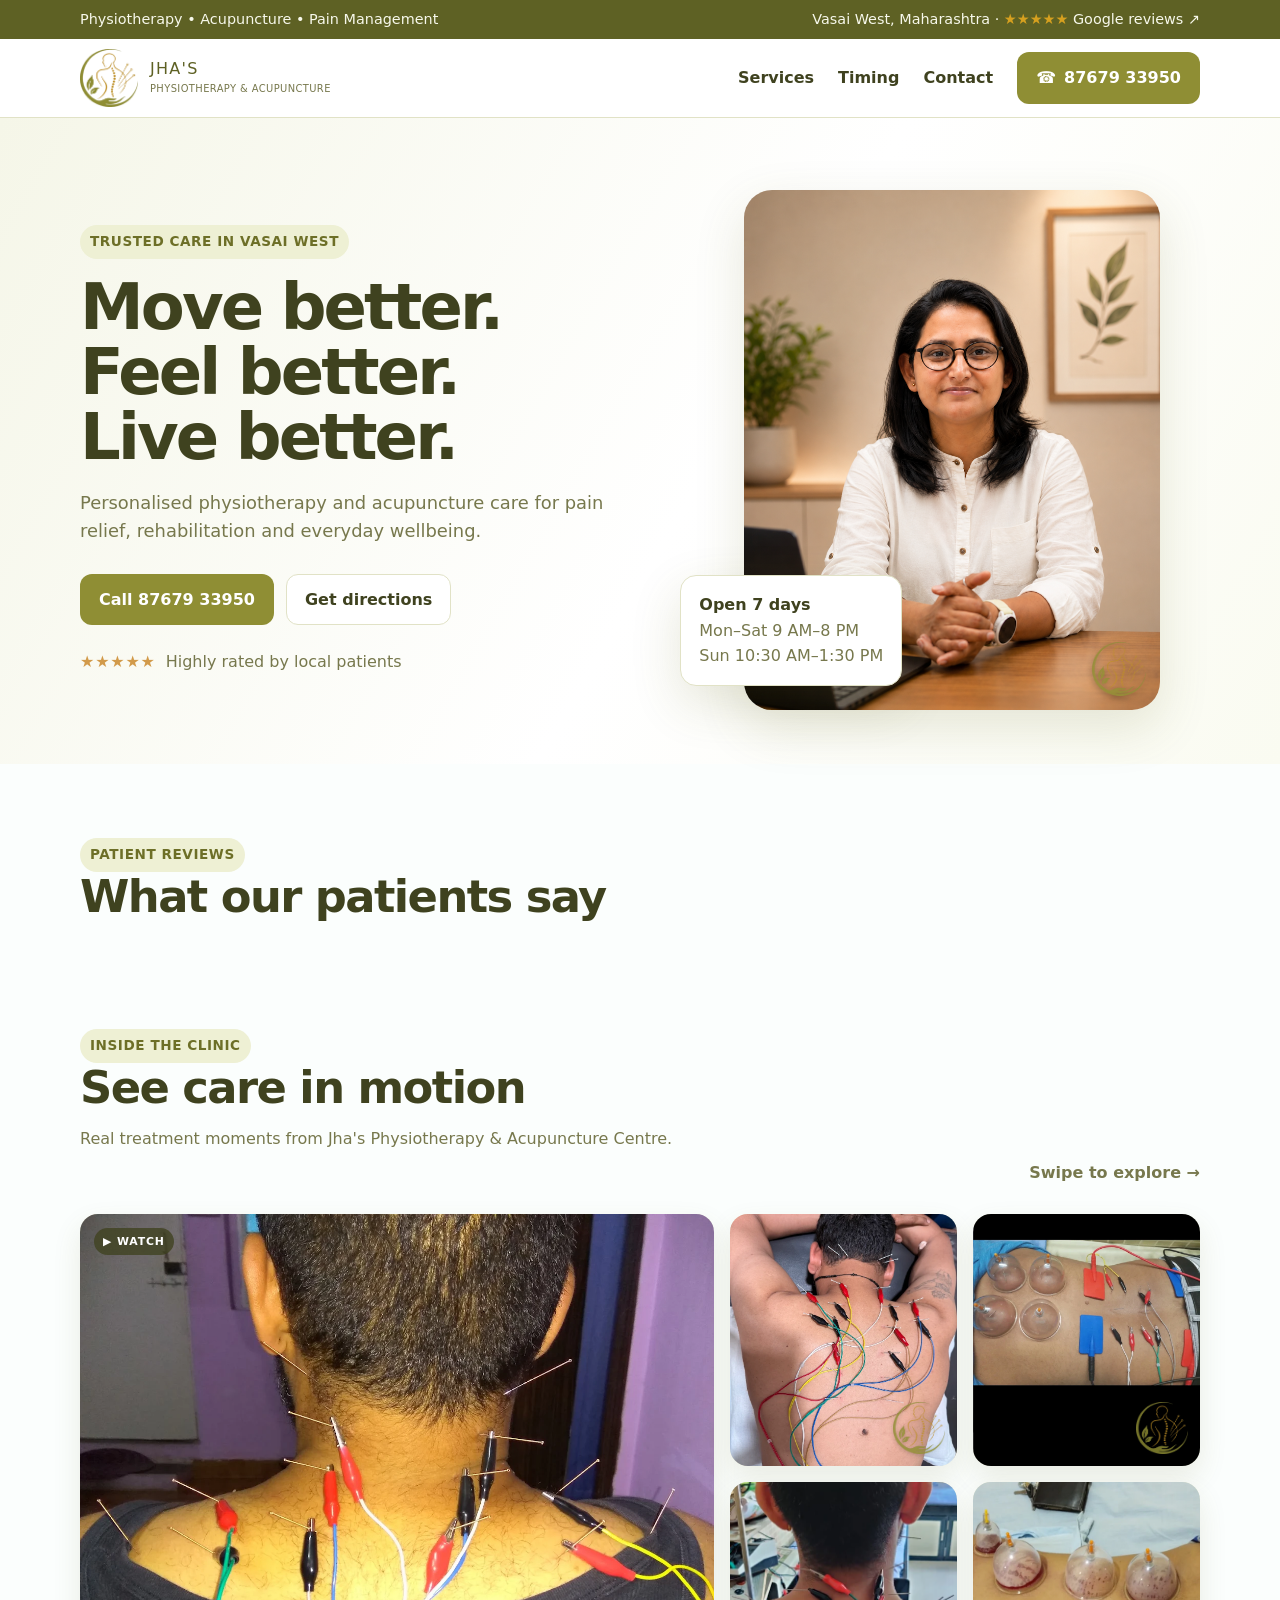
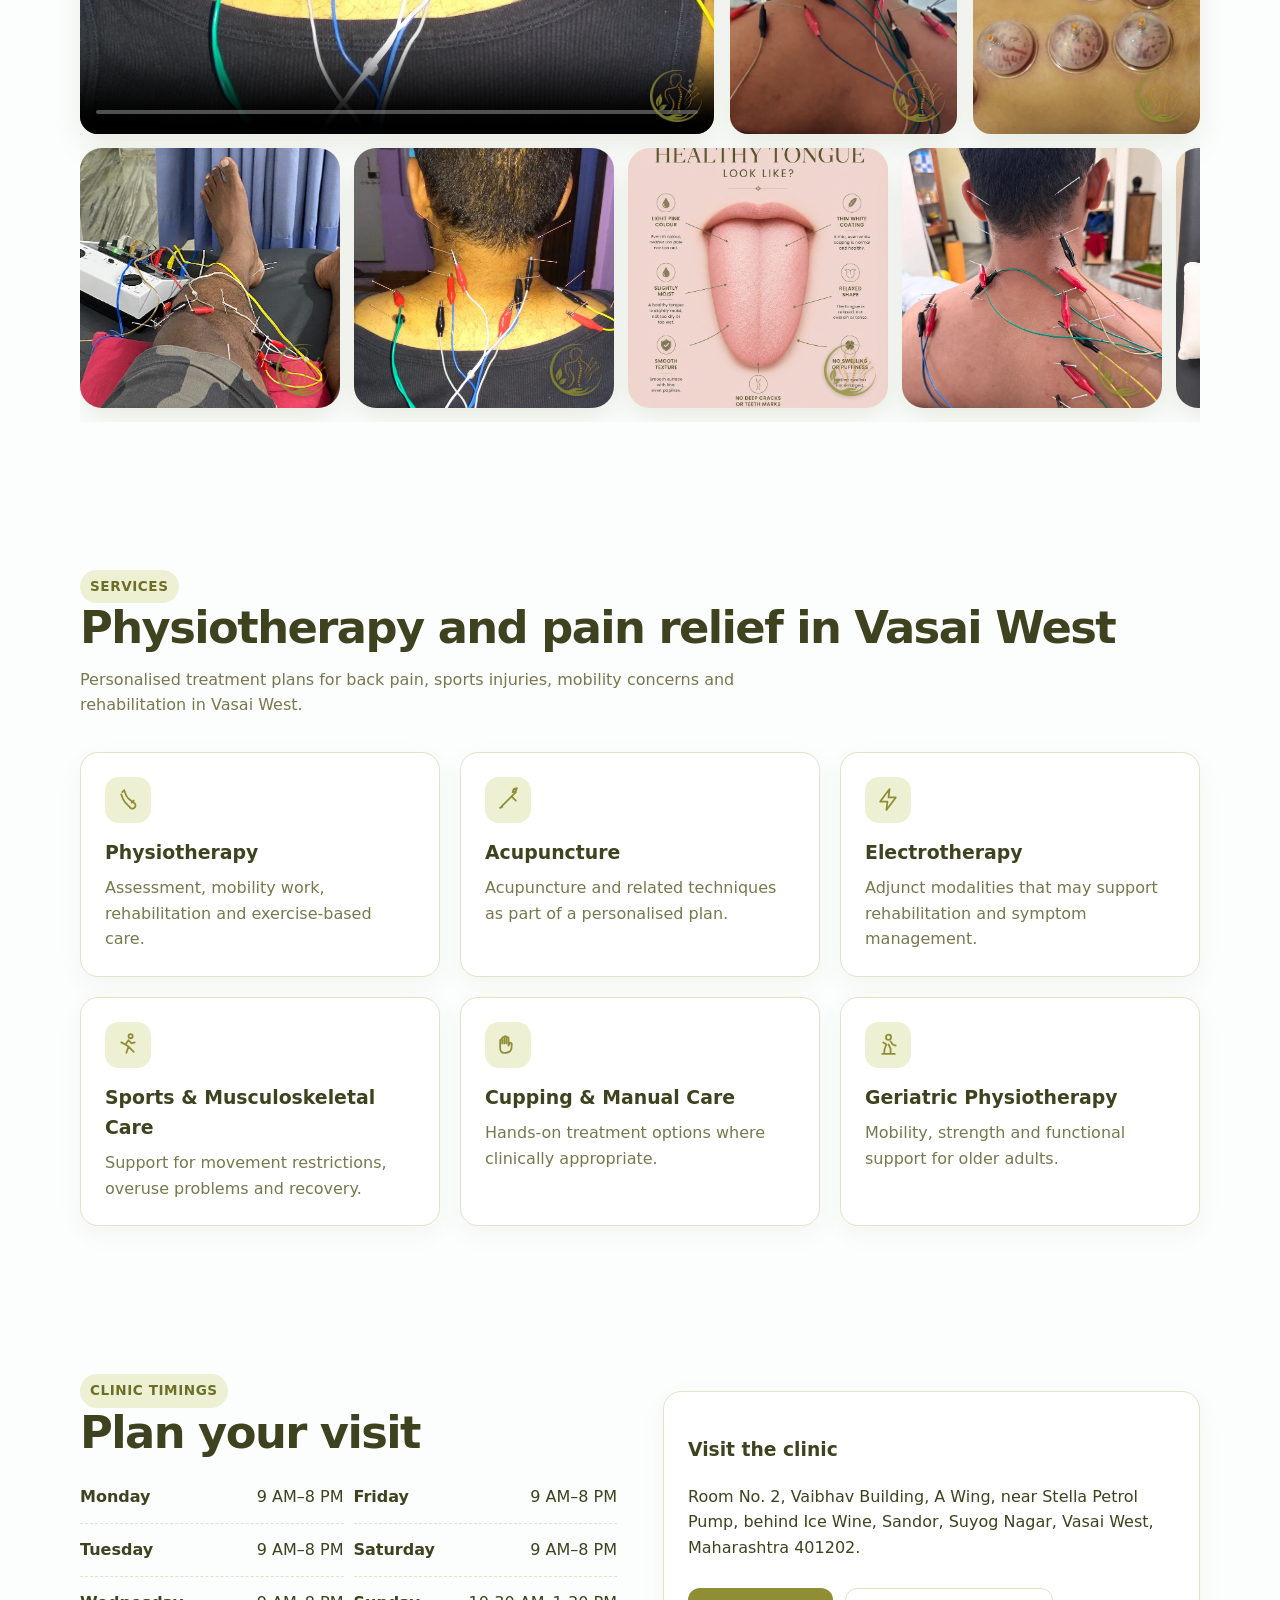
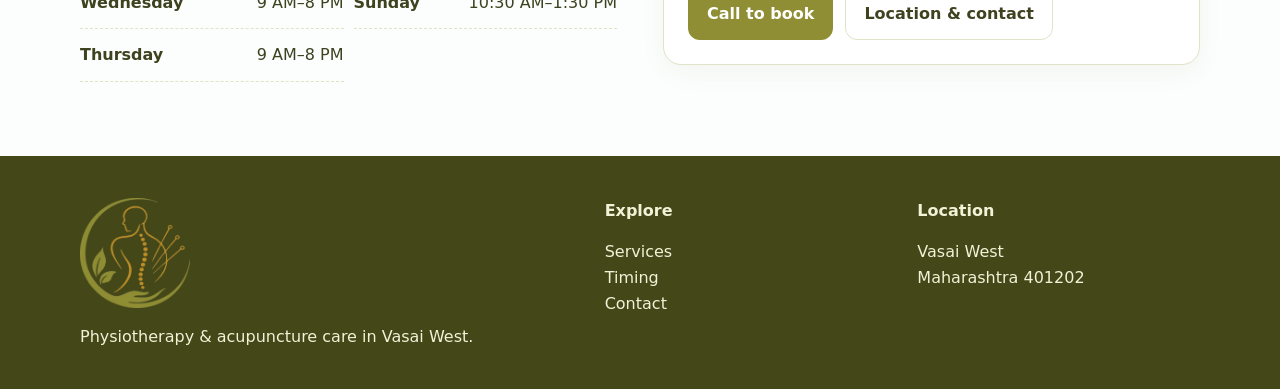
<file: index.html>
<!doctype html><html lang="en"><head><meta charset="utf-8"><meta name="viewport" content="width=device-width,initial-scale=1"><title>Jha's Physiotherapy & Acupuncture Centre | Physiotherapist in Vasai West</title><meta name="description" content="Jha's Physiotherapy & Acupuncture Centre provides physiotherapy, acupuncture, pain relief and rehabilitation in Vasai West, Vasai-Virar, Mumbai."><link rel="canonical" href="https://jha.clinic/"><link rel="icon" href="assets/jha-logo.png"><link rel="stylesheet" href="assets/styles.css"><style>@keyframes phone-pulse{0%,100%{transform:scale(1) rotate(0)}50%{transform:scale(1.12) rotate(-8deg)}}.call-icon{display:inline-block;animation:phone-pulse 1.8s ease-in-out infinite}</style><meta name="robots" content="index,follow"><meta property="og:title" content="Jha's Physiotherapy & Acupuncture Centre | Vasai West"><meta property="og:description" content="Physiotherapy, acupuncture, pain relief and rehabilitation in Vasai West, Vasai-Virar, Mumbai."><meta property="og:type" content="website"><script type="application/ld+json">{"@context":"https://schema.org","@type":"MedicalClinic","name":"Jha's Physiotherapy & Acupuncture Centre","description":"Physiotherapy, acupuncture, pain relief and rehabilitation clinic in Vasai West.","telephone":"+91-8767933950","address":{"@type":"PostalAddress","streetAddress":"Room No. 2, Vaibhav Building, A Wing, near Stella Petrol Pump, behind Ice Wine, Sandor, Suyog Nagar","addressLocality":"Vasai West","addressRegion":"Maharashtra","postalCode":"401202","addressCountry":"IN"},"areaServed":["Vasai West","Vasai-Virar","Mumbai"],"medicalSpecialty":"Physiotherapy","openingHours":["Mo-Sa 09:00-20:00","Su 10:30-13:30"]}</script></head><body>
<div class="topbar"><div class="container"><span>Physiotherapy • Acupuncture • Pain Management</span><span>Vasai West, Maharashtra · <a href="https://www.google.com/maps/search/?api=1&query=Jha%27s+Physiotherapy+%26+Acupuncture+Centre%2C+Vasai+West" target="_blank" rel="noopener" aria-label="Read live Google reviews"><b style="color:#d6a01f">★★★★★</b> Google reviews ↗</a></span></div></div><header class="nav"><div class="container"><a class="brand" href="index.html"><img src="assets/jha-logo.png" alt="Jha's Physiotherapy & Acupuncture Centre"><span>JHA'S<br><small>PHYSIOTHERAPY & ACUPUNCTURE</small></span></a><nav><a href="#services">Services</a><a href="#hours">Timing</a><a href="contact.html">Contact</a><a class="btn primary" href="tel:+918767933950" aria-label="Call 87679 33950"><span class="call-icon" aria-hidden="true">☎</span> 87679 33950</a></nav></div></header>
<main><section class="hero"><div class="container hero-grid"><div><span class="eyebrow">Trusted care in Vasai West</span><h1>Move better.<br>Feel better.<br>Live better.</h1><p>Personalised physiotherapy and acupuncture care for pain relief, rehabilitation and everyday wellbeing.</p><div class="actions"><a class="btn primary" href="tel:+918767933950">Call 87679 33950</a><a class="btn secondary" href="https://www.google.com/maps/dir/?api=1&destination=Jha%27s+Physiotherapy+%26+Acupuncture+Centre%2C+Vasai+West" target="_blank" rel="noopener">Get directions</a></div><div class="rating"><strong>★★★★★</strong><span>Highly rated by local patients</span></div></div><div class="hero-media"><div class="media-frame"><img src="assets/founder.webp" alt="Founder of Jha's Physiotherapy & Acupuncture Centre" style="width:100%;height:520px;object-fit:cover;border-radius:28px;box-shadow:var(--shadow)"><img class="watermark" src="assets/jha-logo.png" alt="" aria-hidden="true"></div><div class="badge"><b>Open 7 days</b><br><span>Mon–Sat 9 AM–8 PM<br>Sun 10:30 AM–1:30 PM</span></div></div></div></section>
<section class="section" style="padding-bottom:20px"><div class="container"><span class="eyebrow">Patient reviews</span><h2>What our patients say</h2><div class="sk-ww-google-reviews" data-embed-id="25709349"></div><script src="https://widgets.sociablekit.com/google-reviews/widget.js" defer></script></div></section>

<section class="section media-experience"><div class="container"><div class="media-intro"><div><span class="eyebrow">Inside the clinic</span><h2>See care in motion</h2><p class="lead">Real treatment moments from Jha's Physiotherapy & Acupuncture Centre.</p></div><span class="media-hint">Swipe to explore →</span></div><div class="media-feature-grid"><div class="media-feature-video"><div class="collage-tile video-tile"><video autoplay muted loop controls playsinline preload="metadata" poster="assets/unnamed (6).webp" src="assets/video1.mp4"></video><img class="watermark" src="assets/jha-logo.png" alt="" aria-hidden="true"></div></div><div class="media-feature-images"><div class="collage-tile"><img src="assets/unnamed (1).webp" alt="Clinic treatment photo 1"><img class="watermark" src="assets/jha-logo.png" alt="" aria-hidden="true"></div><div class="collage-tile"><img src="assets/unnamed (2).webp" alt="Clinic treatment photo 2"><img class="watermark" src="assets/jha-logo.png" alt="" aria-hidden="true"></div><div class="collage-tile"><img src="assets/unnamed (3).webp" alt="Clinic treatment photo 3"><img class="watermark" src="assets/jha-logo.png" alt="" aria-hidden="true"></div><div class="collage-tile"><img src="assets/unnamed (4).webp" alt="Clinic treatment photo 4"><img class="watermark" src="assets/jha-logo.png" alt="" aria-hidden="true"></div></div></div><div class="media-rail"><div class="collage-tile"><img src="assets/unnamed (5).webp" alt="Clinic treatment photo 5"><img class="watermark" src="assets/jha-logo.png" alt="" aria-hidden="true"></div><div class="collage-tile"><img src="assets/unnamed (6).webp" alt="Clinic treatment photo 6"><img class="watermark" src="assets/jha-logo.png" alt="" aria-hidden="true"></div><div class="collage-tile"><img src="assets/unnamed (7).webp" alt="Clinic treatment photo 7"><img class="watermark" src="assets/jha-logo.png" alt="" aria-hidden="true"></div><div class="collage-tile"><img src="assets/unnamed (8).webp" alt="Clinic treatment photo 8"><img class="watermark" src="assets/jha-logo.png" alt="" aria-hidden="true"></div><div class="collage-tile"><img src="assets/unnamed (9).webp" alt="Clinic treatment photo 9"><img class="watermark" src="assets/jha-logo.png" alt="" aria-hidden="true"></div><div class="collage-tile"><img src="assets/unnamed (10).webp" alt="Clinic treatment photo 10"><img class="watermark" src="assets/jha-logo.png" alt="" aria-hidden="true"></div><div class="collage-tile"><img src="assets/unnamed (11).webp" alt="Clinic treatment photo 11"><img class="watermark" src="assets/jha-logo.png" alt="" aria-hidden="true"></div><div class="collage-tile"><img src="assets/unnamed (12).webp" alt="Clinic treatment photo 12"><img class="watermark" src="assets/jha-logo.png" alt="" aria-hidden="true"></div><div class="collage-tile"><img src="assets/unnamed (13).webp" alt="Clinic treatment photo 13"><img class="watermark" src="assets/jha-logo.png" alt="" aria-hidden="true"></div></div></div></section>
<section class="section" id="services"><div class="container"><span class="eyebrow">Services</span><h2>Physiotherapy and pain relief in Vasai West</h2><p class="lead">Personalised treatment plans for back pain, sports injuries, mobility concerns and rehabilitation in Vasai West.</p><div class="grid3"><article class="card"><div class="icon"><svg viewBox="0 0 24 24" aria-hidden="true"><path d="M8 3c1 4 2 7 5 9l4 3a3 3 0 1 1-4 4l-4-4c-2-2-3-5-4-8M8 3l-2 2m9 10 2-2"/></svg></div><h3>Physiotherapy</h3><p>Assessment, mobility work, rehabilitation and exercise-based care.</p></article><article class="card"><div class="icon"><svg viewBox="0 0 24 24" aria-hidden="true"><path d="m5 19 14-14M8 16l-3 3m10-10 4 4M4 20l2-1m10-14 3-1 1-3-3 1-1 3"/></svg></div><h3>Acupuncture</h3><p>Acupuncture and related techniques as part of a personalised plan.</p></article><article class="card"><div class="icon"><svg viewBox="0 0 24 24" aria-hidden="true"><path d="m13 2-9 12h7l-1 8 9-12h-7l1-8Z"/></svg></div><h3>Electrotherapy</h3><p>Adjunct modalities that may support rehabilitation and symptom management.</p></article><article class="card"><div class="icon"><svg viewBox="0 0 24 24" aria-hidden="true"><circle cx="14" cy="4" r="2"/><path d="m12 8 3 3 3-1m-6-2-3 4 3 2m0 0-2 6m2-6 5 5m-8-7-4-2"/></svg></div><h3>Sports & Musculoskeletal Care</h3><p>Support for movement restrictions, overuse problems and recovery.</p></article><article class="card"><div class="icon"><svg viewBox="0 0 24 24" aria-hidden="true"><path d="M4 12V8a1 1 0 0 1 2 0v3m0-5a1 1 0 0 1 2 0v5m0-6a1 1 0 0 1 2 0v6m0-5a1 1 0 0 1 2 0v7m0 0 1-2a1 1 0 0 1 2 1v2c0 4-2 6-6 6h-1c-3 0-4-2-4-5v-3"/></svg></div><h3>Cupping & Manual Care</h3><p>Hands-on treatment options where clinically appropriate.</p></article><article class="card"><div class="icon"><svg viewBox="0 0 24 24" aria-hidden="true"><circle cx="12" cy="5" r="2.5"/><path d="M8 21v-4l2-5-3-2m7-1 2 3 3 1m-7-1 2 4v4M6 21h12"/></svg></div><h3>Geriatric Physiotherapy</h3><p>Mobility, strength and functional support for older adults.</p></article></div></div></section>
<section class="section" id="hours"><div class="container split"><div><span class="eyebrow">Clinic timings</span><h2>Plan your visit</h2><div class="hours"><div><div class="hour"><b>Monday</b><span>9 AM–8 PM</span></div><div class="hour"><b>Tuesday</b><span>9 AM–8 PM</span></div><div class="hour"><b>Wednesday</b><span>9 AM–8 PM</span></div><div class="hour"><b>Thursday</b><span>9 AM–8 PM</span></div></div><div><div class="hour"><b>Friday</b><span>9 AM–8 PM</span></div><div class="hour"><b>Saturday</b><span>9 AM–8 PM</span></div><div class="hour"><b>Sunday</b><span>10:30 AM–1:30 PM</span></div></div></div></div><div class="contact-card"><h3>Visit the clinic</h3><p>Room No. 2, Vaibhav Building, A Wing, near Stella Petrol Pump, behind Ice Wine, Sandor, Suyog Nagar, Vasai West, Maharashtra 401202.</p><div class="actions"><a class="btn primary" href="tel:+918767933950">Call to book</a><a class="btn secondary" href="contact.html">Location & contact</a></div></div></div></section></main>
<footer class="footer"><div class="container footer-grid"><div><img src="assets/jha-logo.png" alt="Jha's Physiotherapy" style="width:110px;height:110px;object-fit:contain"><p>Physiotherapy & acupuncture care in Vasai West.</p></div><div><b>Explore</b><p><a href="#services">Services</a><br><a href="#hours">Timing</a><br><a href="contact.html">Contact</a></p></div><div><b>Location</b><p>Vasai West<br>Maharashtra 401202</p></div></div></footer><div class="mobilebar"><a class="btn secondary" href="contact.html">Contact</a><a class="btn primary" href="tel:+918767933950">Call to book</a></div></body></html>
</file>
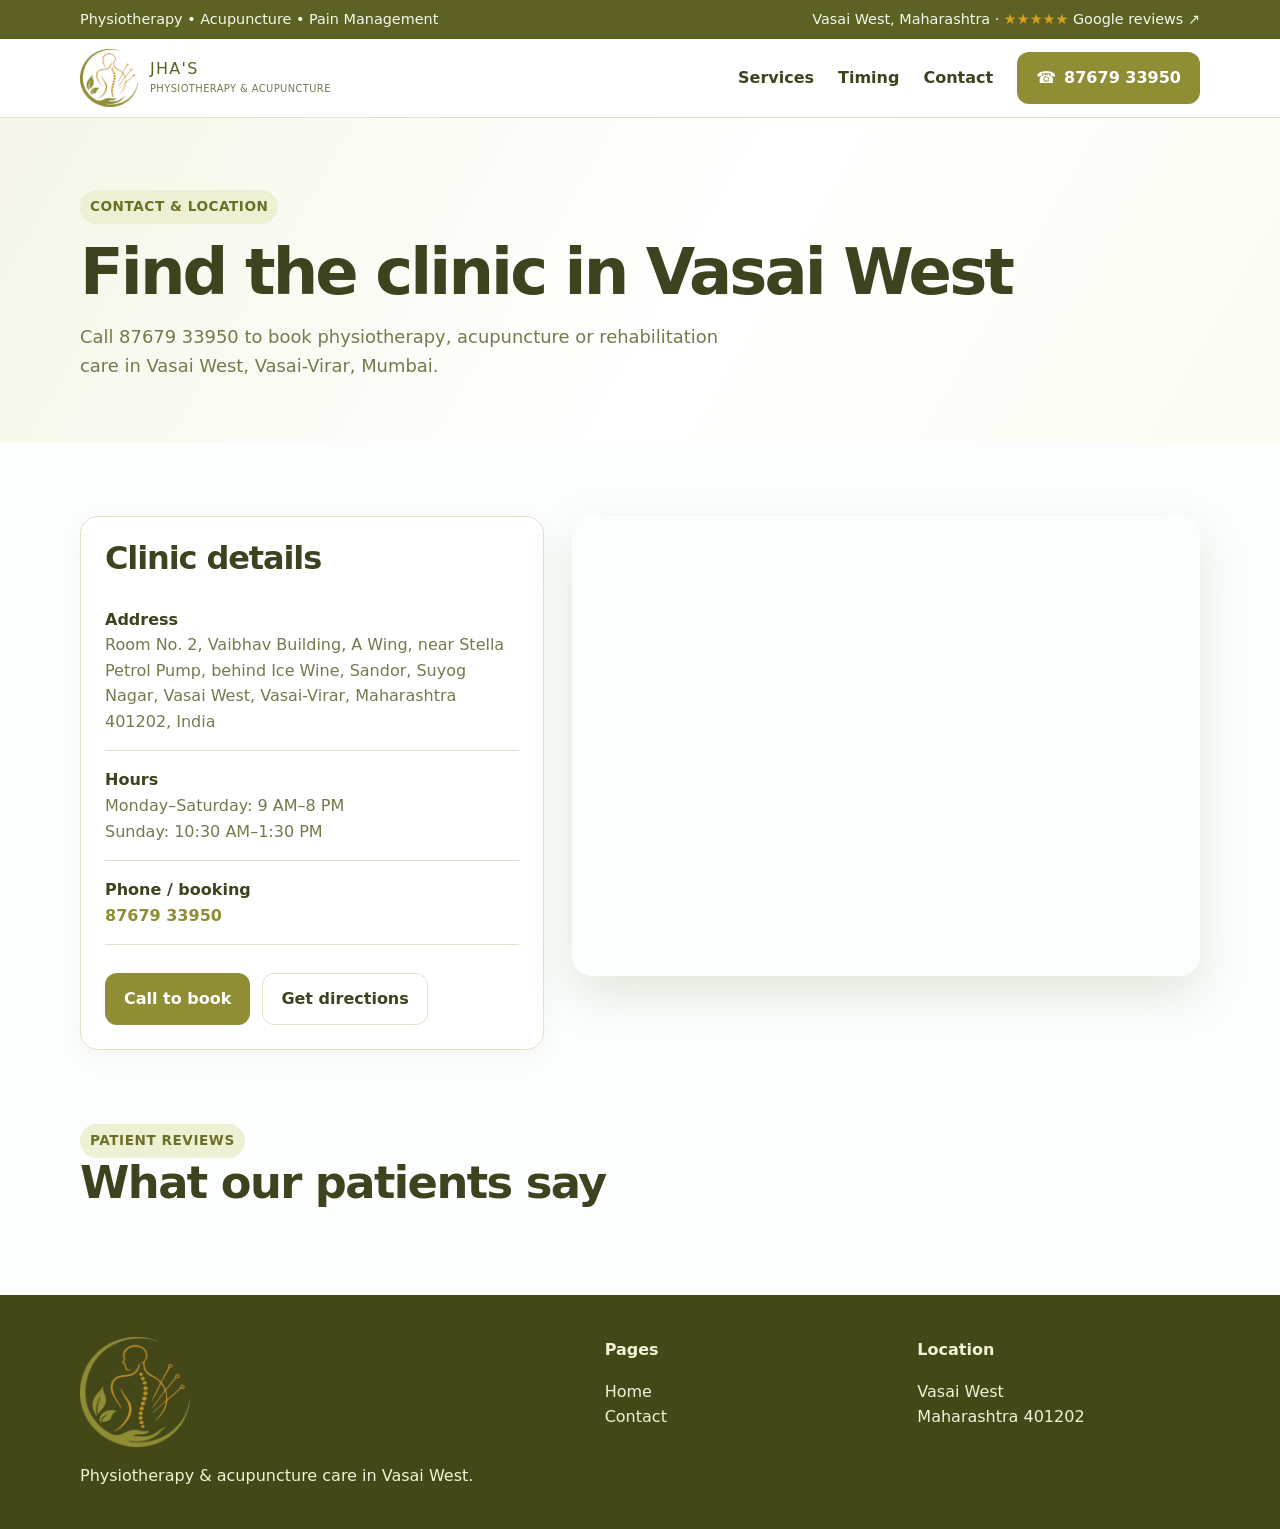
<file: contact.html>
<!doctype html><html lang="en"><head><meta charset="utf-8"><meta name="viewport" content="width=device-width,initial-scale=1"><title>Contact Jha's Physiotherapy & Acupuncture Centre | Vasai West</title><meta name="description" content="Contact Jha's Physiotherapy & Acupuncture Centre in Vasai West, Vasai-Virar, Mumbai for physiotherapy, acupuncture, rehabilitation and pain relief appointments."><link rel="canonical" href="https://jha.clinic/contact.html"><link rel="icon" href="assets/jha-logo.png"><link rel="stylesheet" href="assets/styles.css"><style>@keyframes phone-pulse{0%,100%{transform:scale(1) rotate(0)}50%{transform:scale(1.12) rotate(-8deg)}}.call-icon{display:inline-block;animation:phone-pulse 1.8s ease-in-out infinite}</style><meta name="robots" content="index,follow"><meta property="og:title" content="Contact Jha's Physiotherapy & Acupuncture Centre | Vasai West"><meta property="og:description" content="Book physiotherapy, acupuncture and rehabilitation care in Vasai West, Vasai-Virar, Mumbai."><meta property="og:type" content="website"><script type="application/ld+json">{"@context":"https://schema.org","@type":"MedicalClinic","name":"Jha's Physiotherapy & Acupuncture Centre","telephone":"+91-8767933950","address":{"@type":"PostalAddress","streetAddress":"Room No. 2, Vaibhav Building, A Wing, near Stella Petrol Pump, behind Ice Wine, Sandor, Suyog Nagar","addressLocality":"Vasai West","addressRegion":"Maharashtra","postalCode":"401202","addressCountry":"IN"},"areaServed":["Vasai West","Vasai-Virar","Mumbai"],"medicalSpecialty":"Physiotherapy","openingHours":["Mo-Sa 09:00-20:00","Su 10:30-13:30"]}</script></head><body>
<div class="topbar"><div class="container"><span>Physiotherapy • Acupuncture • Pain Management</span><span>Vasai West, Maharashtra · <a href="https://www.google.com/maps/search/?api=1&query=Jha%27s+Physiotherapy+%26+Acupuncture+Centre%2C+Vasai+West" target="_blank" rel="noopener" aria-label="Read live Google reviews"><b style="color:#d6a01f">★★★★★</b> Google reviews ↗</a></span></div></div><header class="nav"><div class="container"><a class="brand" href="index.html"><img src="assets/jha-logo.png" alt="Jha's Physiotherapy & Acupuncture Centre"><span>JHA'S<br><small>PHYSIOTHERAPY & ACUPUNCTURE</small></span></a><nav><a href="index.html#services">Services</a><a href="index.html#hours">Timing</a><a href="contact.html">Contact</a><a class="btn primary" href="tel:+918767933950" aria-label="Call 87679 33950"><span class="call-icon" aria-hidden="true">☎</span> 87679 33950</a></nav></div></header>
<main><section class="hero compact"><div class="container"><span class="eyebrow">Contact & location</span><h1>Find the clinic in Vasai West</h1><p>Call 87679 33950 to book physiotherapy, acupuncture or rehabilitation care in Vasai West, Vasai-Virar, Mumbai.</p></div></section><section class="section"><div class="container contact-grid"><div class="contact-card"><h2>Clinic details</h2><div class="contact-item"><b>Address</b><br><span>Room No. 2, Vaibhav Building, A Wing, near Stella Petrol Pump, behind Ice Wine, Sandor, Suyog Nagar, Vasai West, Vasai-Virar, Maharashtra 401202, India</span></div><div class="contact-item"><b>Hours</b><br><span>Monday–Saturday: 9 AM–8 PM<br>Sunday: 10:30 AM–1:30 PM</span></div><div class="contact-item"><b>Phone / booking</b><br><a class="phone" href="tel:+918767933950">87679 33950</a></div><div class="actions"><a class="btn primary" href="tel:+918767933950">Call to book</a><a class="btn secondary" href="https://www.google.com/maps/dir/?api=1&destination=Jha%27s+Physiotherapy+%26+Acupuncture+Centre%2C+Vasai+West" target="_blank" rel="noopener">Get directions</a></div></div><div><iframe class="map" title="Google Map showing Jha's Physiotherapy & Acupuncture Centre, Vasai West" loading="lazy" allowfullscreen referrerpolicy="no-referrer-when-downgrade" src="https://www.google.com/maps?q=Jha%27s%20Physiotherapy%20%26%20Acupuncture%20Centre%2C%20Vasai%20West%2C%20Maharashtra%20401202&output=embed"></iframe></div></div></section>
<section class="section" style="padding-top:0"><div class="container"><span class="eyebrow">Patient reviews</span><h2>What our patients say</h2><div class="sk-ww-google-reviews" data-embed-id="25709349"></div><script src="https://widgets.sociablekit.com/google-reviews/widget.js" defer></script></div></section></main>
<footer class="footer"><div class="container footer-grid"><div><img src="assets/jha-logo.png" alt="Jha's Physiotherapy" style="width:110px;height:110px;object-fit:contain"><p>Physiotherapy & acupuncture care in Vasai West.</p></div><div><b>Pages</b><p><a href="index.html">Home</a><br><a href="contact.html">Contact</a></p></div><div><b>Location</b><p>Vasai West<br>Maharashtra 401202</p></div></div></footer><div class="mobilebar"><a class="btn secondary" href="index.html">Home</a><a class="btn primary" href="tel:+918767933950">Call to book</a></div>
</body></html>
</file>
<file: assets/styles.css>
:root{--ink:#3f421f;--muted:#77784d;--brand:#8f8e34;--dark:#5e6124;--line:#e1e2c6;--shadow:0 18px 50px rgba(103,105,39,.16)}*{box-sizing:border-box}html{scroll-behavior:smooth}body{margin:0;font-family:Inter,ui-sans-serif,system-ui,-apple-system,"Segoe UI",sans-serif;color:var(--ink);background:#fbfefd;line-height:1.6}a{color:inherit;text-decoration:none}img{max-width:100%;display:block}.container{width:min(1120px,92%);margin:auto}.topbar{background:var(--dark);color:#f7f8eb;font-size:.9rem}.topbar .container{display:flex;justify-content:space-between;gap:18px;padding:8px 0;flex-wrap:wrap}.nav{position:sticky;top:0;background:rgba(255,255,255,.95);backdrop-filter:blur(10px);z-index:20;border-bottom:1px solid var(--line)}.nav .container{height:78px;display:flex;align-items:center;justify-content:space-between;gap:20px}.brand{display:flex;align-items:center;gap:12px}.brand img{width:58px;height:58px;object-fit:contain}.brand span{font-size:1rem;line-height:1.15;letter-spacing:.08em;color:var(--dark)}.brand small{font-size:.62rem;letter-spacing:.04em;color:var(--muted)}.nav nav{display:flex;align-items:center;gap:24px;font-weight:700}.btn{display:inline-flex;align-items:center;justify-content:center;padding:12px 18px;border-radius:12px;font-weight:800;border:1px solid transparent}.btn.primary{background:var(--brand);color:#fff}.btn.primary:hover{background:var(--dark)}.btn.secondary{background:#fff;border-color:var(--line)}.hero{padding:72px 0 54px;background:linear-gradient(120deg,#f5f6e8,#fff 55%,#fafbf1)}.hero.compact{padding-bottom:44px}.hero-grid{display:grid;grid-template-columns:1.07fr .93fr;gap:54px;align-items:center}.eyebrow{display:inline-block;background:#eef0d4;color:#6d6f27;padding:6px 10px;border-radius:999px;font-size:.85rem;font-weight:900;letter-spacing:.04em;text-transform:uppercase}.hero h1{font-size:clamp(2.5rem,5vw,4.8rem);line-height:1.02;margin:16px 0 18px;letter-spacing:-.045em}.hero p{font-size:1.12rem;color:var(--muted);max-width:660px}.actions{display:flex;gap:12px;flex-wrap:wrap;margin-top:28px}.rating{display:flex;gap:10px;align-items:center;margin-top:24px;color:var(--muted)}.rating strong{color:#d29a4a;letter-spacing:.05em}.hero-media{position:relative;min-height:520px;display:grid;place-items:center}.clinic-photo-link{width:100%;min-height:520px;border:1px solid #d9dbb5;border-radius:28px;background:linear-gradient(145deg,#eef0d4,#fbfcf3);display:flex;flex-direction:column;align-items:center;justify-content:center;gap:8px;padding:32px;text-align:center;box-shadow:var(--shadow)}.clinic-photo-link span:not(.photo-mark){color:var(--muted)}.clinic-photo-link.wide{min-height:420px}.photo-mark{display:grid;place-items:center;width:82px;height:82px;border-radius:50%;background:#8f8e34;color:#fff;font:700 3rem Georgia,serif;margin-bottom:12px}.badge{position:absolute;left:-24px;bottom:24px;background:#fff;border:1px solid var(--line);box-shadow:var(--shadow);padding:16px 18px;border-radius:16px;max-width:245px}.badge span{color:var(--muted)}.section{padding:74px 0}.section.alt{background:#fafbf1}.section h2{font-size:clamp(2rem,3.5vw,3.1rem);line-height:1.1;margin:0 0 14px;letter-spacing:-.035em}.lead{color:var(--muted);max-width:760px;margin:0 0 34px}.collage{display:grid;grid-template-columns:repeat(12,1fr);grid-auto-rows:82px;gap:14px;margin-top:28px}.collage-tile{position:relative;overflow:hidden;border-radius:22px;background:#eef0d4;box-shadow:0 12px 28px rgba(103,105,39,.12);isolation:isolate}.collage-tile img:first-child,.collage-tile video{width:100%;height:100%;object-fit:cover;transition:transform .45s ease}.collage-tile:hover img:first-child,.collage-tile:hover video{transform:scale(1.06)}.collage-tile:first-child{grid-column:span 5;grid-row:span 4}.collage-tile:nth-child(2){grid-column:span 3;grid-row:span 3}.collage-tile:nth-child(3){grid-column:span 4;grid-row:span 3}.collage-tile:nth-child(4){grid-column:span 3;grid-row:span 2}.collage-tile:nth-child(5),.collage-tile:nth-child(6){grid-column:span 4;grid-row:span 3}.collage-tile:nth-child(7){grid-column:span 5;grid-row:span 3}.collage-tile:nth-child(8),.collage-tile:nth-child(9),.collage-tile:nth-child(10){grid-column:span 3;grid-row:span 2}.collage-tile:nth-child(n+11){grid-column:span 4;grid-row:span 2}.collage-tile .watermark{position:absolute;right:12px;bottom:12px;width:52px!important;height:52px!important;object-fit:contain!important;opacity:.55;filter:drop-shadow(0 1px 2px rgba(0,0,0,.25));pointer-events:none}.collage-tile.video-tile:before{content:'▶  WATCH';position:absolute;left:14px;top:14px;z-index:2;padding:5px 9px;border-radius:999px;background:rgba(63,66,31,.78);color:#fff;font-size:.68rem;font-weight:800;letter-spacing:.08em;pointer-events:none}.grid3{display:grid;grid-template-columns:repeat(3,1fr);gap:20px}.card,.contact-card{background:#fff;border:1px solid var(--line);border-radius:18px;padding:24px;box-shadow:0 8px 24px rgba(100,100,30,.06)}.card .icon{width:46px;height:46px;border-radius:14px;background:#eef0d4;display:grid;place-items:center;margin-bottom:14px}.card .icon svg{width:25px;height:25px;fill:none;stroke:var(--brand);stroke-width:1.7;stroke-linecap:round;stroke-linejoin:round}.card h3{margin:4px 0 8px;font-size:1.18rem}.card p,.contact-item span{margin:0;color:var(--muted)}.split{display:grid;grid-template-columns:1fr 1fr;gap:46px;align-items:center}.checks{display:grid;grid-template-columns:1fr 1fr;gap:12px;margin-top:22px}.check{padding:14px 16px;border:1px solid var(--line);background:#fff;border-radius:12px;font-weight:700}.hours{display:grid;grid-template-columns:repeat(2,1fr);gap:10px}.hour{display:flex;justify-content:space-between;padding:13px 0;border-bottom:1px dashed var(--line)}.cta{background:#6d6f27;color:#fff;border-radius:26px;padding:38px;display:flex;align-items:center;justify-content:space-between;gap:28px}.cta h2{margin:0;color:#fff}.cta p{color:#f4f5da;margin:8px 0 0}.footer{background:#444718;color:#f1f2d6;padding:42px 0 24px}.footer-grid{display:grid;grid-template-columns:1.4fr .8fr .8fr;gap:30px}.map{width:100%;height:460px;border:0;border-radius:20px;box-shadow:var(--shadow)}.contact-grid{display:grid;grid-template-columns:.85fr 1.15fr;gap:28px}.contact-card h2{font-size:2rem}.contact-item{padding:16px 0;border-bottom:1px solid var(--line)}.phone{color:var(--brand);font-weight:800}.notice{margin-top:18px;background:#fafbf1;border:1px solid #d9dbb5;padding:14px 16px;border-radius:12px;color:#6d6f27;font-size:.92rem}.mobilebar{display:none}.media-frame{position:relative}.media-frame>.watermark{position:absolute;right:14px;bottom:14px;width:54px!important;height:54px!important;object-fit:contain!important;opacity:.55;filter:drop-shadow(0 1px 2px rgba(0,0,0,.2));pointer-events:none}.media-intro{display:flex;align-items:end;justify-content:space-between;gap:24px}.media-hint{color:var(--muted);font-weight:800}.media-stage{height:520px;margin:28px 0 14px}.media-stage .collage-tile{height:100%;border-radius:28px}.media-stage .collage-tile img:first-child,.media-stage .collage-tile video{width:100%;height:100%;object-fit:cover}.media-rail{display:flex;gap:14px;overflow-x:auto;scroll-snap-type:x mandatory;scrollbar-width:thin;padding:0 0 14px}.media-rail .collage-tile{flex:0 0 260px;height:260px;scroll-snap-align:start}.media-rail .collage-tile img:first-child,.media-rail .collage-tile video{width:100%;height:100%;object-fit:cover}.media-rail .collage-tile.video-tile{flex-basis:360px}.media-rail .collage-tile:nth-child(n){grid-column:auto;grid-row:auto}.media-frame>img:first-child,.collage-tile>img:first-child{transition:transform .45s ease}.hero-media .media-frame>img:first-child{filter:none}.media-frame:hover>img:first-child,.collage-tile:hover>img:first-child{transform:scale(1.02)}.media-feature-grid{display:grid;grid-template-columns:1.35fr 1fr;gap:14px;margin-top:28px;height:520px}.media-feature-video{height:100%}.media-feature-video .collage-tile{height:100%;border-radius:28px}.media-feature-images{display:grid;grid-template-columns:1fr 1fr;grid-template-rows:1fr 1fr;gap:14px;height:100%;min-height:0}.media-feature-images .collage-tile:nth-child(n){grid-column:auto;grid-row:auto;height:100%;min-height:0}.media-feature-images .collage-tile img:first-child{display:block;width:100%;height:100%;object-fit:cover}.media-feature-images .collage-tile{min-height:0}.media-feature-grid .collage-tile img:first-child,.media-feature-grid .collage-tile video{width:100%;height:100%;object-fit:cover}.media-rail{display:flex;gap:14px;overflow-x:auto;scroll-snap-type:x mandatory;scrollbar-width:thin;padding:14px 0}.media-rail .collage-tile{flex:0 0 260px;height:260px;scroll-snap-align:start}.media-rail .collage-tile.video-tile{flex-basis:360px}.media-rail .collage-tile img:first-child,.media-rail .collage-tile video{width:100%;height:100%;object-fit:cover}.media-feature-grid .collage-tile .watermark,.media-rail .collage-tile .watermark{position:absolute;right:12px;bottom:12px;width:52px!important;height:52px!important;object-fit:contain!important;opacity:.55;filter:drop-shadow(0 1px 2px rgba(0,0,0,.25));pointer-events:none}@media(max-width:860px){.nav nav a:not(.btn){display:none}.hero-grid,.split,.contact-grid,.footer-grid{grid-template-columns:1fr}.hero{padding-top:48px}.hero-media{min-height:390px}.clinic-photo-link{min-height:390px}.badge{left:12px}.media-intro{display:block}.media-hint{display:block;margin-top:-20px;margin-bottom:18px}.media-feature-grid{grid-template-columns:1fr;height:auto}.media-feature-video{height:360px}.media-feature-images{grid-template-columns:1fr 1fr;height:360px}.media-rail .collage-tile{flex-basis:220px;height:220px}.media-rail .collage-tile.video-tile{flex-basis:280px}.grid3{grid-template-columns:1fr}.checks,.hours{grid-template-columns:1fr}.cta{align-items:flex-start;flex-direction:column}.mobilebar{display:flex;position:fixed;bottom:0;left:0;right:0;background:#fff;border-top:1px solid var(--line);z-index:30;padding:10px;gap:8px}.mobilebar .btn{flex:1;padding:11px 10px}.footer{padding-bottom:90px}}
















.media-feature-grid{display:flex!important;align-items:stretch;height:520px!important;gap:16px}.media-feature-video{flex:1.35 1 0;height:100%!important;min-width:0}.media-feature-video>.collage-tile{height:100%!important;grid-column:auto!important;grid-row:auto!important}.media-feature-images{flex:1 1 0;display:grid!important;grid-template-columns:repeat(2,minmax(0,1fr))!important;grid-template-rows:repeat(2,minmax(0,1fr))!important;gap:16px;height:100%!important;min-width:0}.media-feature-images>.collage-tile{height:auto!important;min-width:0!important;min-height:0!important;grid-column:auto!important;grid-row:auto!important}.media-feature-images>.collage-tile>img:first-child{width:100%!important;height:100%!important;object-fit:cover!important}.media-feature-grid .collage-tile,.media-feature-images .collage-tile{border-radius:18px}@media(max-width:860px){.media-feature-grid{display:flex!important;flex-direction:column;height:auto!important}.media-feature-video{height:360px!important;flex:none}.media-feature-images{height:360px!important;flex:none;gap:10px}.media-feature-images>.collage-tile{height:auto!important}}
.media-frame>.watermark,.collage-tile .watermark{opacity:.82!important;filter:drop-shadow(0 2px 3px rgba(0,0,0,.42))}
.nav .btn .call-icon{margin-right:8px}
</file>
